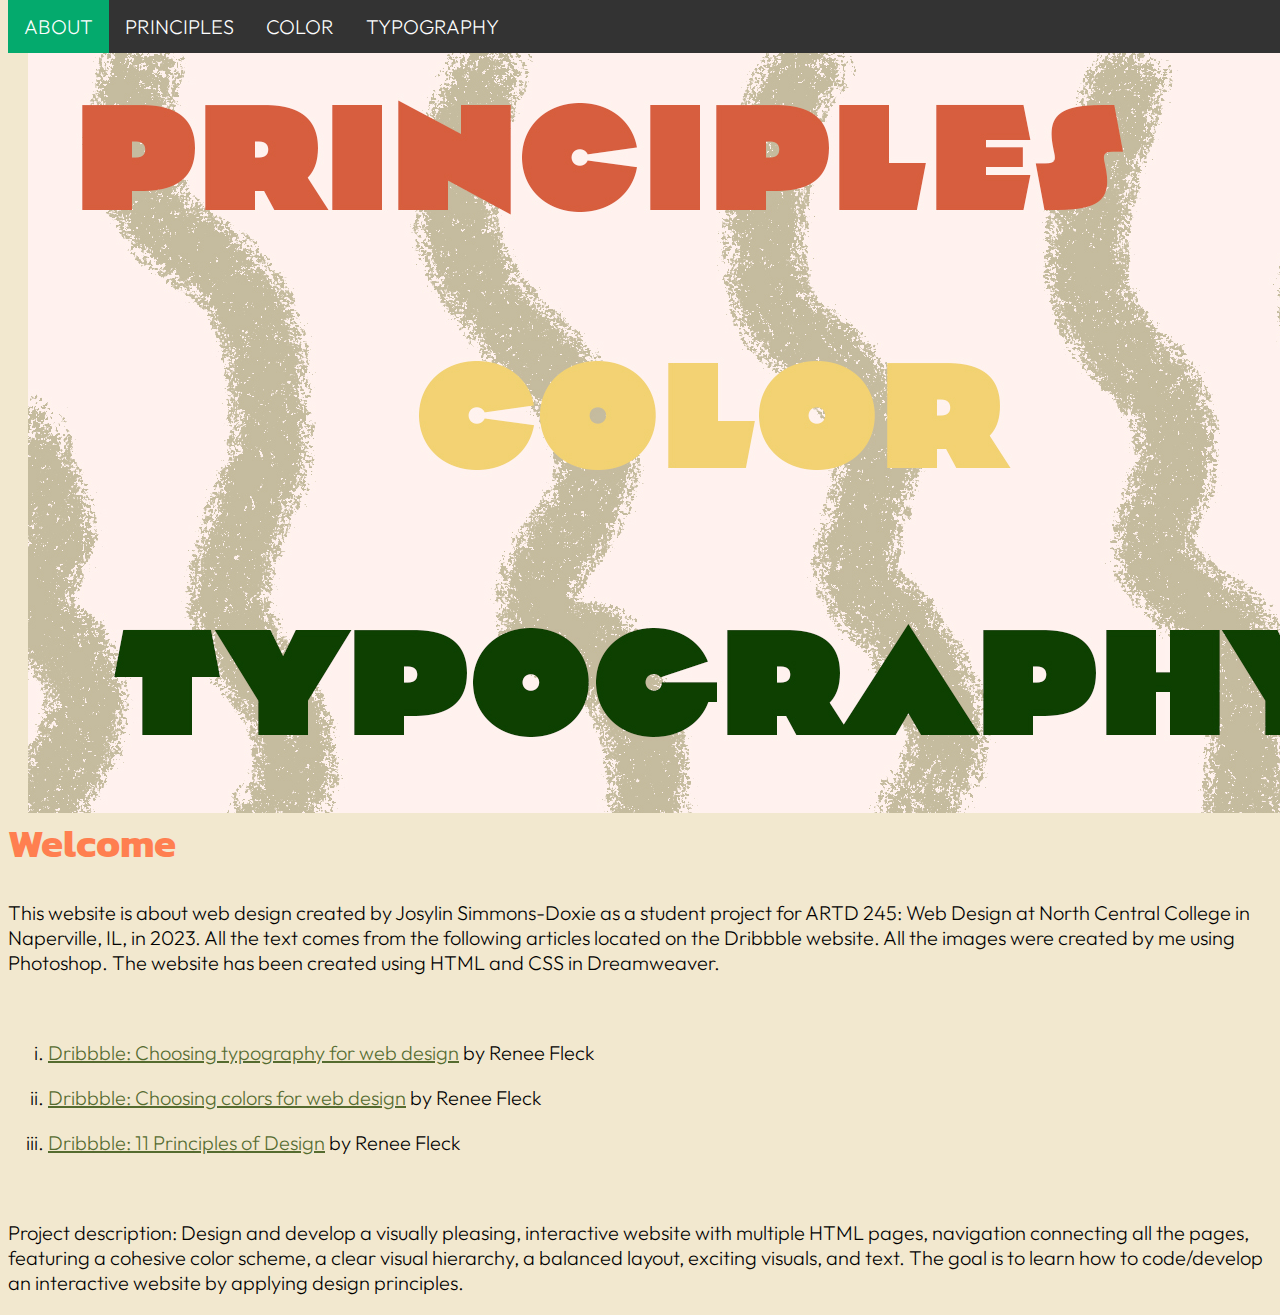
<file: index.html>
<!doctype html>
<html>
<head>
<meta charset="UTF-8">
<title>Typography</title>
	<link rel="preconnect" href="https://fonts.googleapis.com">
<link rel="preconnect" href="https://fonts.gstatic.com" crossorigin>
<link href="https://fonts.googleapis.com/css2?family=Outfit:wght@100..900&display=swap" rel="stylesheet">
<link rel="preconnect" href="https://fonts.googleapis.com">
<link rel="preconnect" href="https://fonts.gstatic.com" crossorigin>
<link href="https://fonts.googleapis.com/css2?family=Kanit:ital,wght@0,100;0,200;0,300;0,400;0,500;0,600;0,700;0,800;0,900;1,100;1,200;1,300;1,400;1,500;1,600;1,700;1,800;1,900&family=Outfit:wght@100..900&display=swap" rel="stylesheet">
	<link href="style-downloads.css" rel="stylesheet" type="text/css">
</head>

<body>
	
<ul class="topnav">
  <li><a class="active" href="about.html">ABOUT</a></li>
  <li><a href="principles.html">PRINCIPLES</a></li>
  <li><a href="color.html">COLOR</a></li>
  <li><a href="typography.html">TYPOGRAPHY</a></li>
	</ul>
	
<img alt src="about image 1 (1).jpg"/>	

	
	
<h1>Welcome</h1>
	
<p>This website is about web design created by Josylin Simmons-Doxie as a student project for ARTD 245: Web Design at North Central College in Naperville, IL, in 2023. All the text comes from the following articles located on the Dribbble website. All the images were created by me using Photoshop. The website has been created using HTML and CSS in Dreamweaver. </p>

<br>
	
	
<ol type="i">
<li><p><a href="https://dribbble.com/stories/2020/08/17/choosing-typography-for-web-design">Dribbble: Choosing typography for web design</a> by Renee Fleck</p>	</li>
<li><p><a href="https://dribbble.com/stories/2018/12/19/choosing-colors-for-web-design-a-practical-ui-color-application-guide">Dribbble: Choosing colors for web design</a> by Renee Fleck</p></li>
<li><p><a href="https://dribbble.com/resources/education/principles-of-design">Dribbble: 11 Principles of Design</a> by Renee Fleck</p></li>
	
</ol>	

<br>
	

<p>Project description: 
Design and develop a visually pleasing, interactive website with multiple HTML pages, navigation connecting all the pages, featuring a cohesive color scheme, a clear visual hierarchy, a balanced layout, exciting visuals, and text. The goal is to learn how to code/develop an interactive website by applying design principles.
</p>
	
	</body>
</html>
</file>
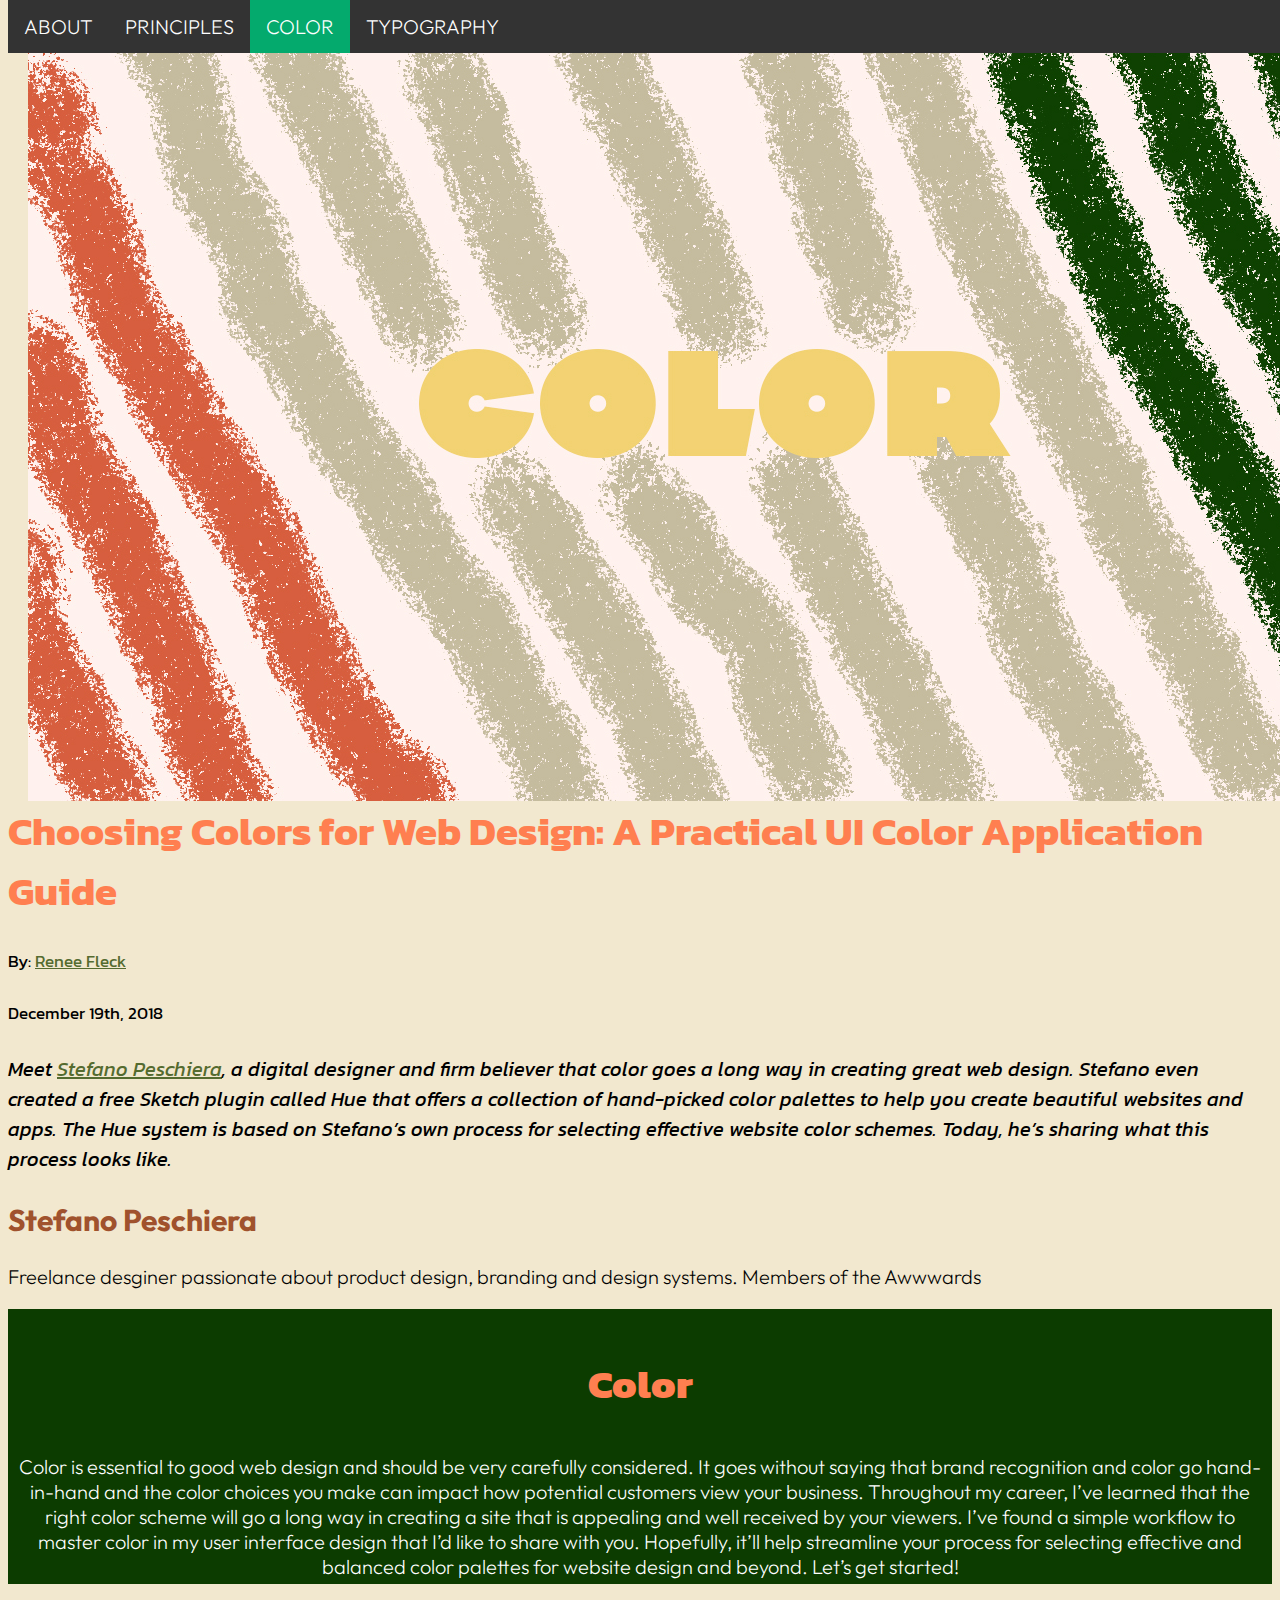
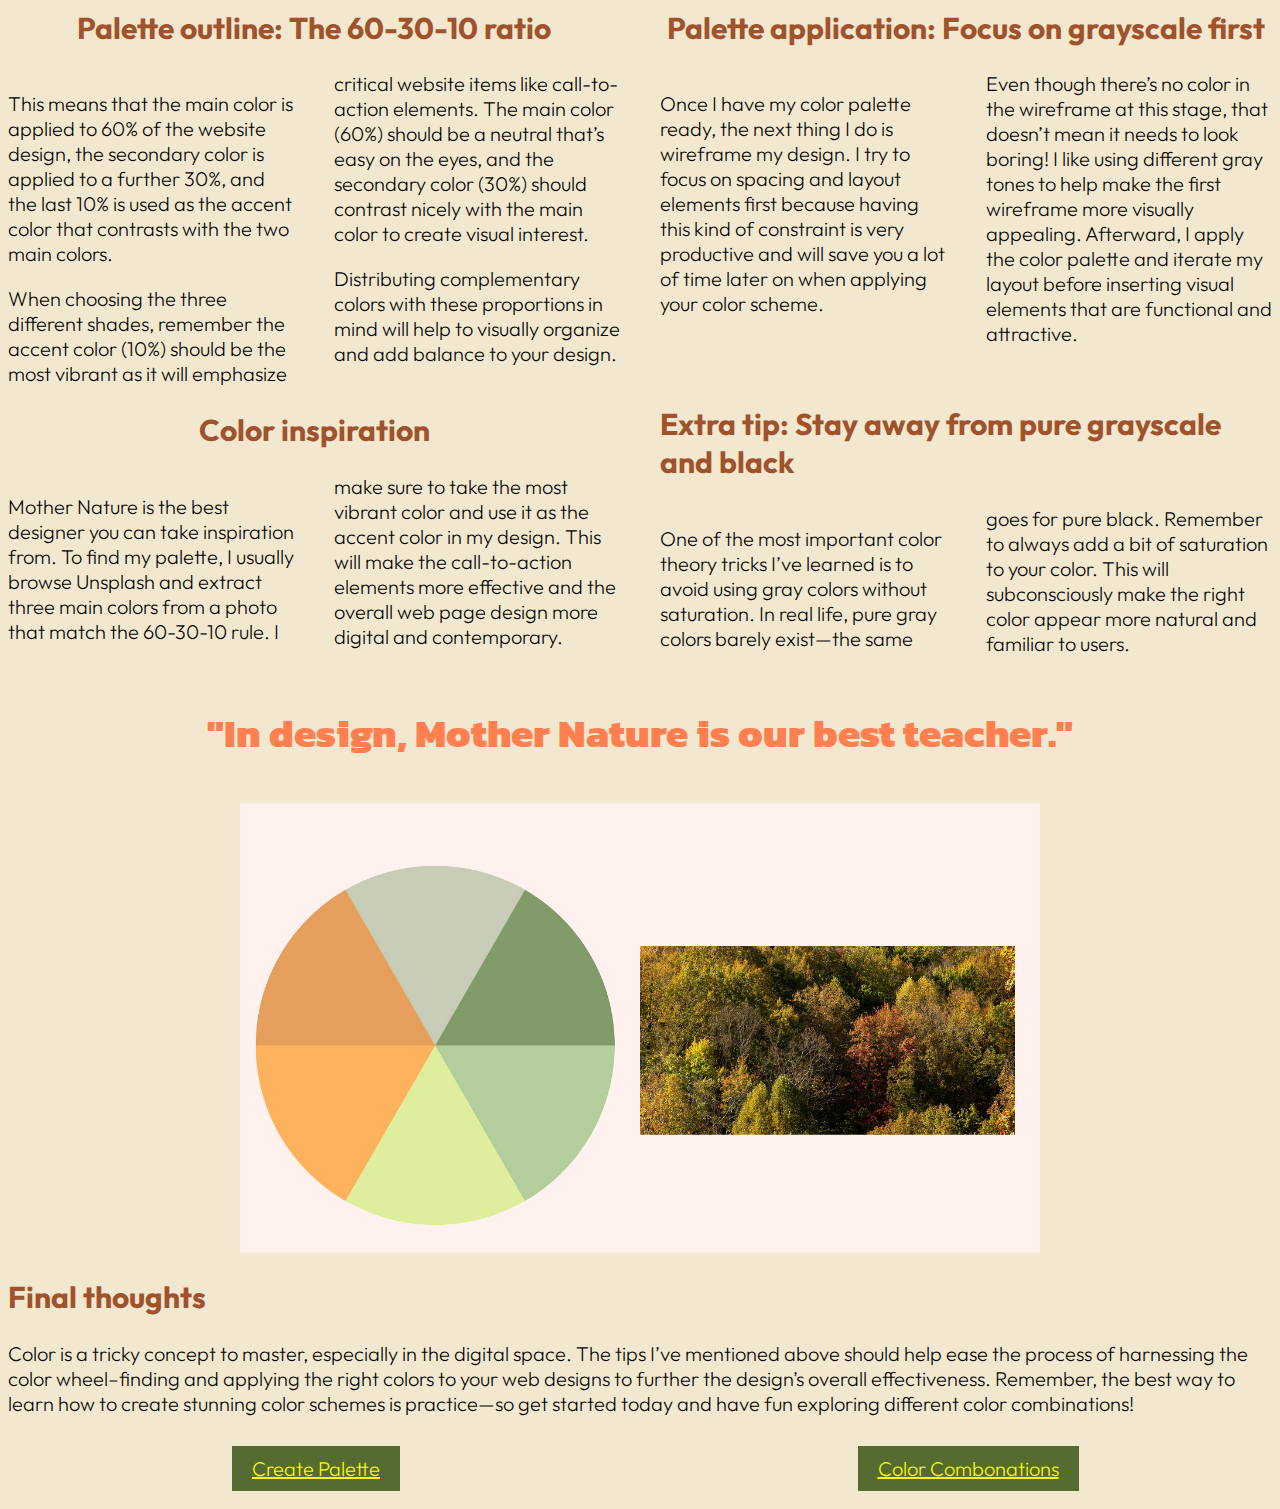
<file: color.html>
<!doctype html>
<html>
<head>
<meta charset="UTF-8">
<title>Typography</title>
	<link rel="preconnect" href="https://fonts.googleapis.com">
<link rel="preconnect" href="https://fonts.gstatic.com" crossorigin>
<link href="https://fonts.googleapis.com/css2?family=Outfit:wght@100..900&display=swap" rel="stylesheet">
<link rel="preconnect" href="https://fonts.googleapis.com">
<link rel="preconnect" href="https://fonts.gstatic.com" crossorigin>
<link href="https://fonts.googleapis.com/css2?family=Kanit:ital,wght@0,100;0,200;0,300;0,400;0,500;0,600;0,700;0,800;0,900;1,100;1,200;1,300;1,400;1,500;1,600;1,700;1,800;1,900&family=Outfit:wght@100..900&display=swap" rel="stylesheet">
	<link href="style-downloads.css" rel="stylesheet" type="text/css">
</head>

<body>
&nbsp;
	
<ul class="topnav">
  <li><a href="about.html">ABOUT</a></li>
  <li><a href="principles.html">PRINCIPLES</a></li>
  <li><a class="active" href="color.html">COLOR</a></li>
  <li><a href="typography.html">TYPOGRAPHY</a></li>
  
</ul>
	
<img alt src="color image 1.jpg"/>
	
	<h1>Choosing Colors for Web Design: A Practical UI Color Application Guide</h1>
	
<h5>By: <a href="https://dribbble.com/reneefleck">Renee Fleck</a></h5> <h5>December 19th, 2018</h5>
	
<h4> <em>Meet <a href="https://dribbble.com/stefanopeschiera">Stefano Peschiera</a>, a digital designer and firm believer that color goes a long way in creating great web design. Stefano even created a free Sketch plugin called Hue that offers a collection of hand-picked color palettes to help you create beautiful websites and apps. The Hue system is based on Stefano’s own process for selecting effective website color schemes. Today, he’s sharing what this process looks like.</em></h4>
	
<h2>Stefano Peschiera&nbsp;</h2>
<p>Freelance desginer passionate about product design, branding and design systems. Members of the Awwwards</p>
	
<section> <h3>Color</h3>
	
<p1>Color is essential to good web design and should be very carefully considered. It goes without saying that brand recognition and color go hand-in-hand and the color choices you make can impact how potential customers view your business.</p1>
	
<p1>Throughout my career, I’ve learned that the right color scheme will go a long way in creating a site that is appealing and well received by your viewers.</p1>
	
<p1>I’ve found a simple workflow to master color in my user interface design that I’d like to share with you. Hopefully, it’ll help streamline your process for selecting effective and balanced color palettes for website design and beyond. Let’s get started!</p1></section>	

<div class="twoColumn"> <div class="center"><h2>Palette outline: The 60-30-10 ratio</h2></div>
  
	
<div class="twoColumn"><p>This means that the main color is applied to 60% of the website design, the secondary color is applied to a further 30%, and the last 10% is used as the accent color that contrasts with the two main colors.</p>
<p>When choosing the three different shades, remember the accent color (10%) should be the most vibrant as it will emphasize critical website items like call-to-action elements. The main color (60%) should be a neutral that’s easy on the eyes, and the secondary color (30%) should contrast nicely with the main color to create visual interest.</p>
<p>Distributing complementary colors with these proportions in mind will help to visually organize and add balance to your design.</p> </div>
	
<div class="center"><h2>Palette application: Focus on grayscale first</h2></div>

<div class="twoColumn"><p>Once I have my color palette ready, the next thing I do is wireframe my design. I try to focus on spacing and layout elements first because having this kind of constraint is very productive and will save you a lot of time later on when applying your color scheme.</p>
<p>Even though there’s no color in the wireframe at this stage, that doesn’t mean it needs to look boring! I like using different gray tones to help make the first wireframe more visually appealing. Afterward, I apply the color palette and iterate my layout before inserting visual elements that are functional and attractive.</p></div>
</div>

<div class="twoColumn"><div class="center"><h2>Color inspiration</h2></div>

<div class="twoColumn"><p>Mother Nature is the best designer you can take inspiration from. To find my palette, I usually browse Unsplash and extract three main colors from a photo that match the 60-30-10 rule. I make sure to take the most vibrant color and use it as the accent color in my design. This will make the call-to-action elements more effective and the overall web page design more digital and contemporary.</p></div>

	
<div class="center"><h2>Extra tip: Stay away from pure grayscale and black</h2></div>

<div class="twoColumn"><p>One of the most important color theory tricks I’ve learned is to avoid using gray colors without saturation. In real life, pure gray colors barely exist—the same goes for pure black. Remember to always add a bit of saturation to your color. This will subconsciously make the right color appear more natural and familiar to users.</p></div></div>


	
<div class="center"><h3>"In design, Mother Nature is our best teacher."</h3></div>
	
<div class="center"><img src="colors image 2.jpg" width="800" height="" alt=""/></div>


<h2>Final thoughts</h2>
<p>Color is a tricky concept to master, especially in the digital space. The tips I’ve mentioned above should help ease the process of harnessing the color wheel–finding and applying the right colors to your web designs to further the design’s overall effectiveness. Remember, the best way to learn how to create stunning color schemes is practice—so get started today and have fun exploring different color combinations!
  
</p>
<div class="twoColumn"><div class="button center">
  <p>&nbsp;</p>
  <div class="center"><p><a href="https://color.adobe.com">Create Palette</a></p></div>

</div>
	
<div class="button center">
  <p>&nbsp;</p>
  <div class="center"><p><a href="https://webflow.com/blog/best-color-combinations">Color Combonations</a></p></div>
 
</div></div>

</body>
	

	
</html>
</file>
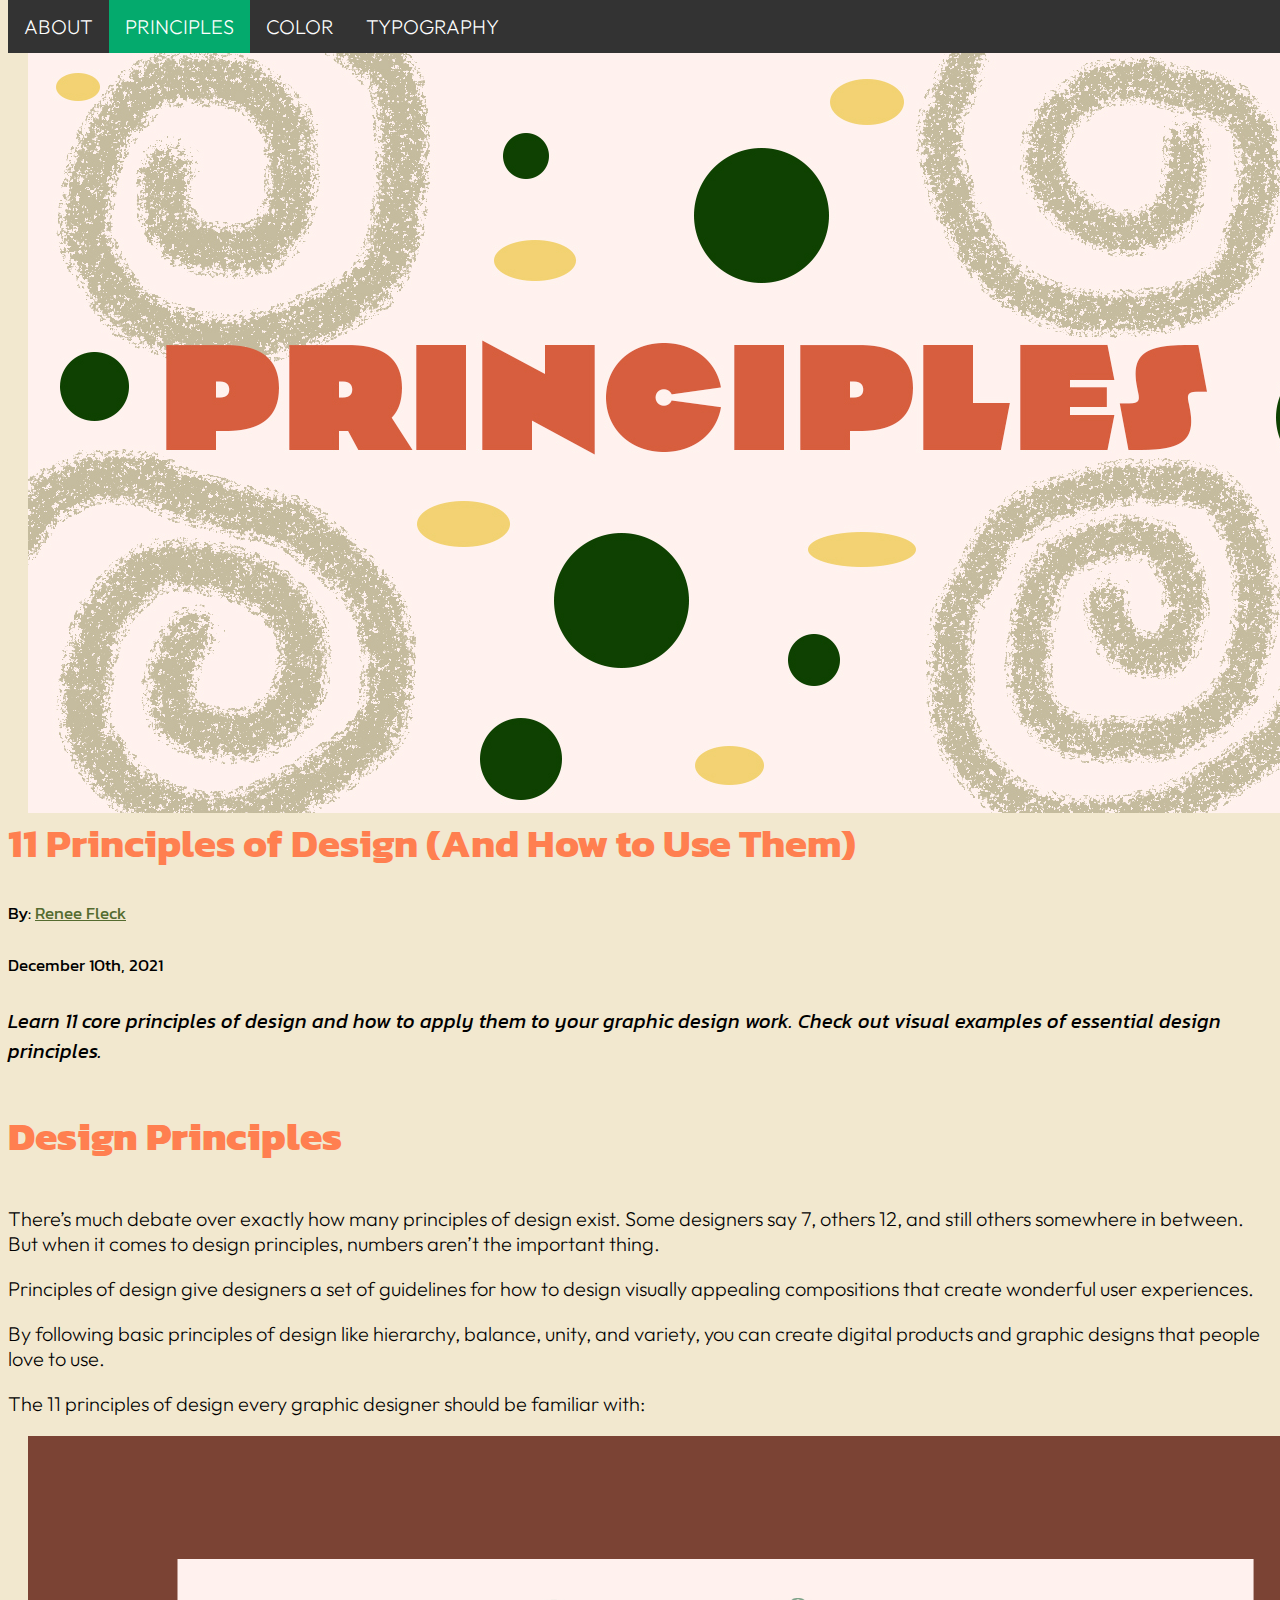
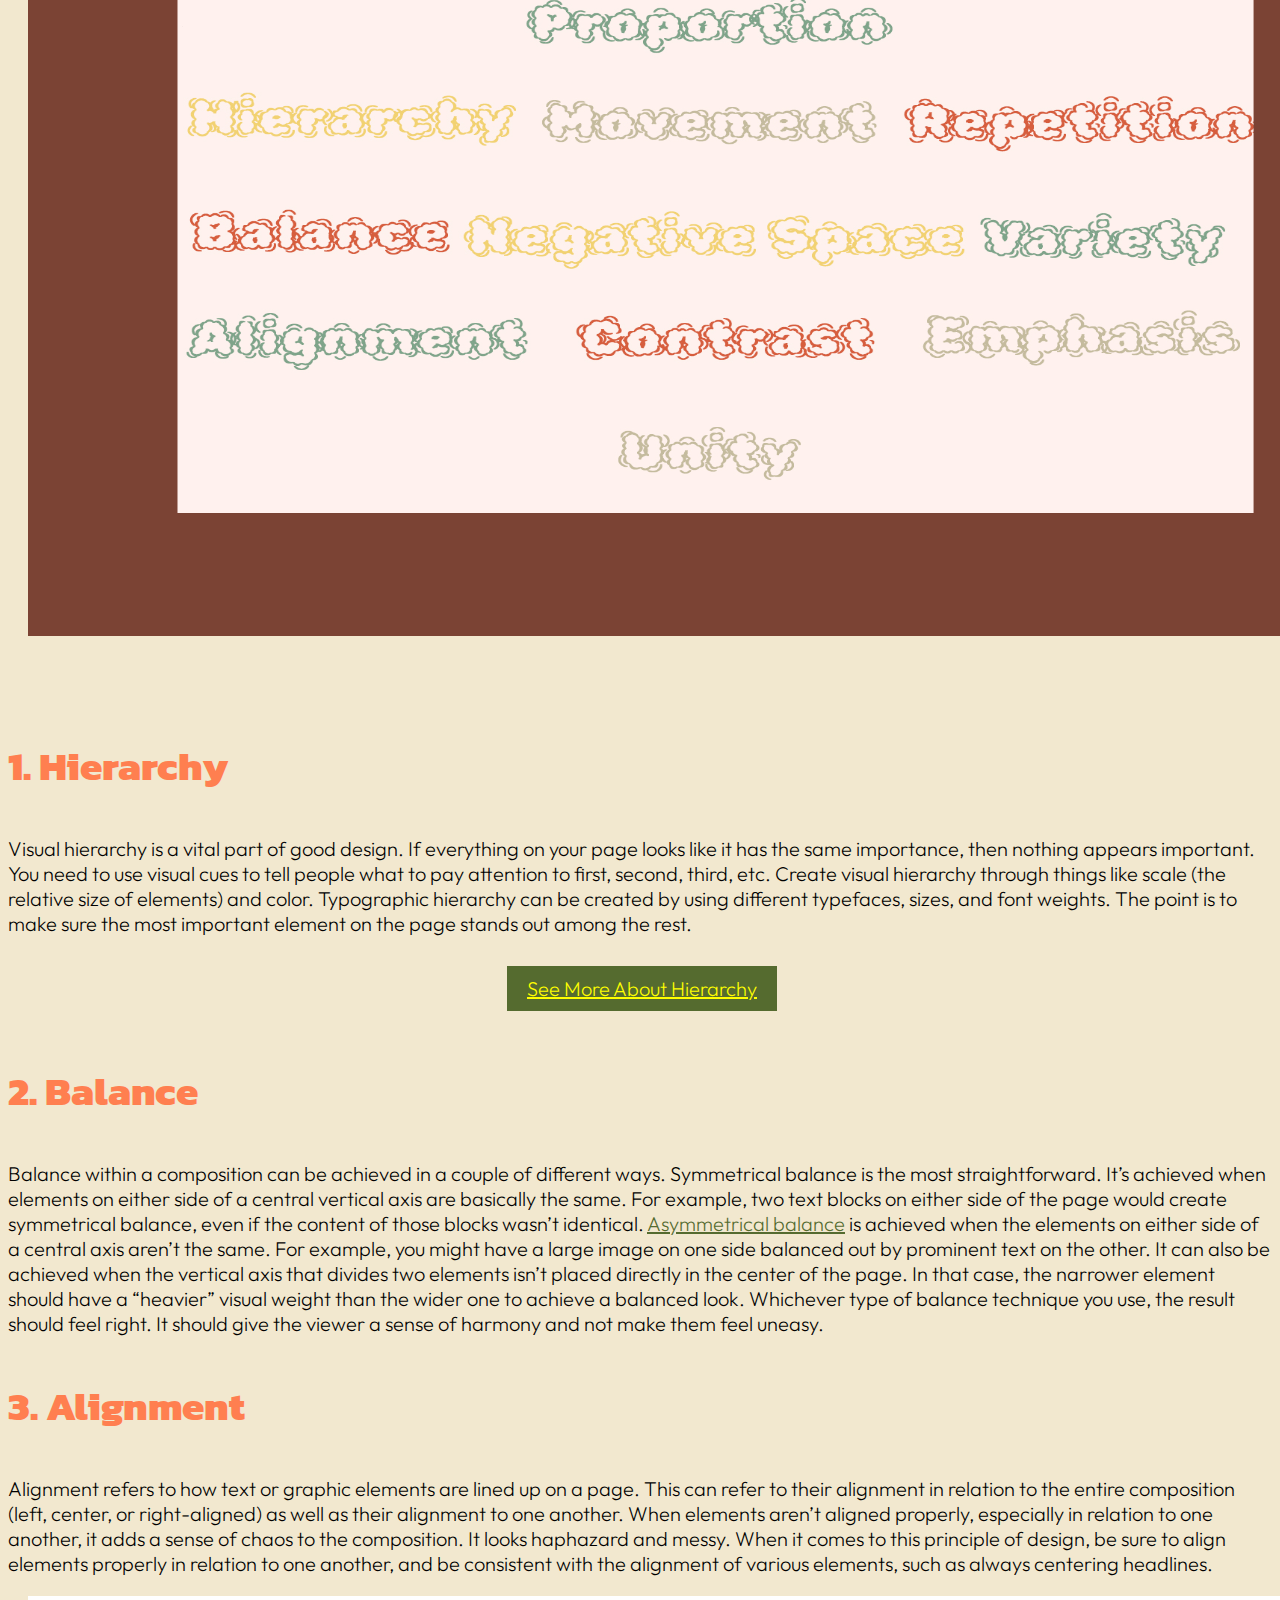
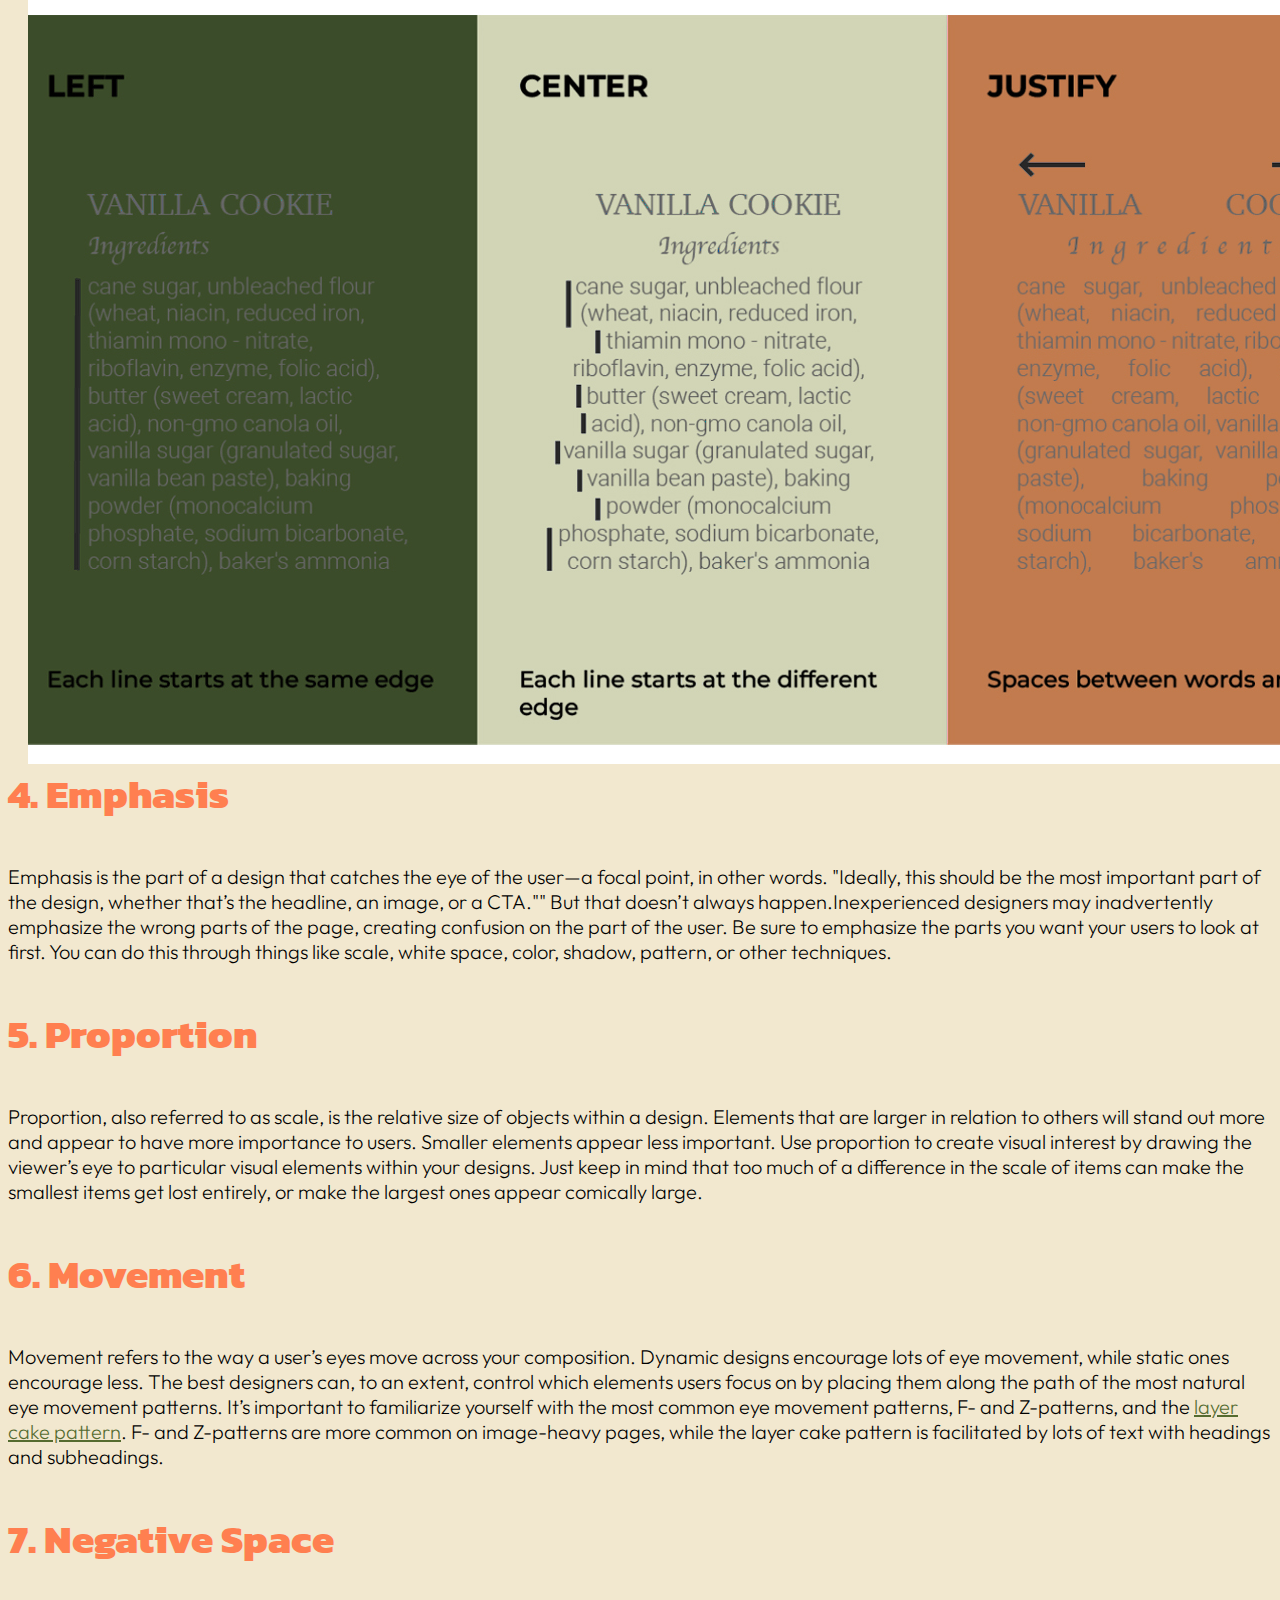
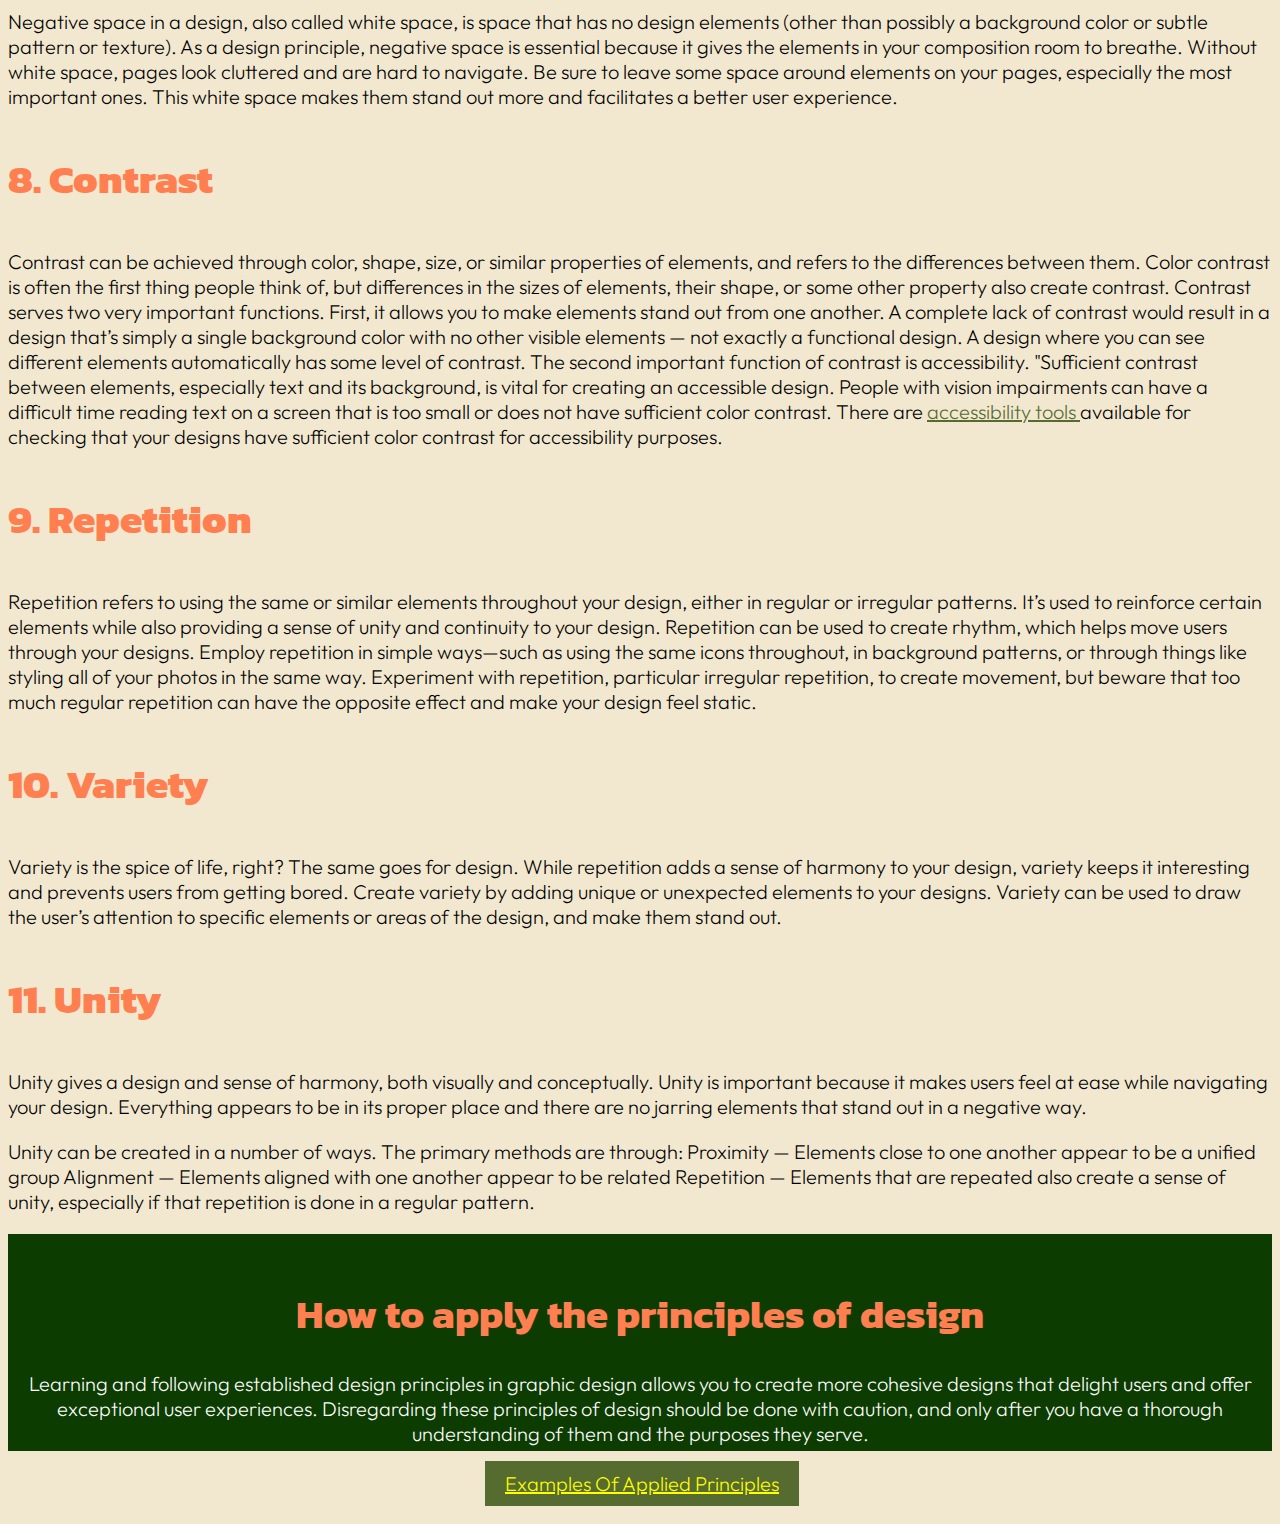
<file: principles.html>
<!doctype html>
<html>
<head>
<meta charset="UTF-8">
<title>Typography</title>
	<link rel="preconnect" href="https://fonts.googleapis.com">
<link rel="preconnect" href="https://fonts.gstatic.com" crossorigin>
<link href="https://fonts.googleapis.com/css2?family=Outfit:wght@100..900&display=swap" rel="stylesheet">
<link rel="preconnect" href="https://fonts.googleapis.com">
<link rel="preconnect" href="https://fonts.gstatic.com" crossorigin>
<link href="https://fonts.googleapis.com/css2?family=Kanit:ital,wght@0,100;0,200;0,300;0,400;0,500;0,600;0,700;0,800;0,900;1,100;1,200;1,300;1,400;1,500;1,600;1,700;1,800;1,900&family=Outfit:wght@100..900&display=swap" rel="stylesheet">
	<link href="style-downloads.css" rel="stylesheet" type="text/css">
</head>

<body>
	
<ul class="topnav">
  <li><a href="about.html">ABOUT</a></li>
  <li><a class="active" href="principles.html">PRINCIPLES</a></li>
  <li><a href="color.html">COLOR</a></li>
  <li><a href="typography.html">TYPOGRAPHY</a></li>
  
	</ul>

<img alt src="principles image 1.jpg"/>
	
	<h1>11 Principles of Design (And How to Use Them)</h1>
	
<h5>By: <a href="https://dribbble.com/reneefleck">Renee Fleck</a></h5>
	<h5>December 10th, 2021</h5>
		<h4><em>Learn 11 core principles of design and how to apply them to your graphic design work. Check out visual examples of essential design principles.</em></h4>
	
<h3>Design Principles</h3>

	<p> <p>There’s much debate over exactly how many principles of design exist. Some designers say 7, others 12, and still others somewhere in between. But when it comes to design principles, numbers aren’t the important thing.</p>
	
	<p>Principles of design give designers a set of guidelines for how to design visually appealing compositions that create wonderful user experiences.</p>
	
	<p>By following basic principles of design like hierarchy, balance, unity, and variety, you can create digital products and graphic designs that people love to use.</p>
	
	<p>The 11 principles of design every graphic designer should be familiar with:</p> </p>
	
    <img src="principles image 2.jpg" width="1375" height="800" alt=""/>
	
	
	<br>
<h3>&nbsp;</h3>
    <h3>1. Hierarchy</h3>
<p>Visual hierarchy is a vital part of good design. If everything on your page looks like it has the same importance, then nothing appears important. You need to use visual cues to tell people what to pay attention to first, second, third, etc.
  
  Create visual hierarchy through things like scale (the relative size of elements) and color. Typographic hierarchy can be created by using different typefaces, sizes, and font weights.
  
The point is to make sure the most important element on the page stands out among the rest.</p>
	
	<div class="button center">
  <p>&nbsp;</p>
  <p><a href="https://254-online.com/hierarchy-principle-of-design/">See More About Hierarchy</a></p>
</div>
	
	
	<h3>2. Balance</h3>
	<p>Balance within a composition can be achieved in a couple of different ways. Symmetrical balance is the most straightforward. It’s achieved when elements on either side of a central vertical axis are basically the same. For example, two text blocks on either side of the page would create symmetrical balance, even if the content of those blocks wasn’t identical.

<a href="https://dribbble.com/stories/2020/02/05/asymmetrical-layouts-ui-design"> Asymmetrical balance</a> is achieved when the elements on either side of a central axis aren’t the same. For example, you might have a large image on one side balanced out by prominent text on the other. It can also be achieved when the vertical axis that divides two elements isn’t placed directly in the center of the page. In that case, the narrower element should have a “heavier” visual weight than the wider one to achieve a balanced look.

Whichever type of balance technique you use, the result should feel right. It should give the viewer a sense of harmony and not make them feel uneasy.</p>
	
	<h3>3. Alignment</h3>

	<p>Alignment refers to how text or graphic elements are lined up on a page. This can refer to their alignment in relation to the entire composition (left, center, or right-aligned) as well as their alignment to one another.

When elements aren’t aligned properly, especially in relation to one another, it adds a sense of chaos to the composition. It looks haphazard and messy.

When it comes to this principle of design, be sure to align elements properly in relation to one another, and be consistent with the alignment of various elements, such as always centering headlines.

</p>

<img alt src="principles image 3.jpg"/>

<h3>4. Emphasis </h3>
	
<p>
Emphasis is the part of a design that catches the eye of the user—a focal point, in other words.

"Ideally, this should be the most important part of the design, whether that’s the headline, an image, or a CTA.""
But that doesn’t always happen.Inexperienced designers may inadvertently emphasize the wrong parts of the page, creating confusion on the part of the user.

Be sure to emphasize the parts you want your users to look at first. You can do this through things like scale, white space, color, shadow, pattern, or other techniques.</p>
	
	<h3>5. Proportion</h3>
	<p> Proportion, also referred to as scale, is the relative size of objects within a design. Elements that are larger in relation to others will stand out more and appear to have more importance to users. Smaller elements appear less important.

Use proportion to create visual interest by drawing the viewer’s eye to particular visual elements within your designs.

Just keep in mind that too much of a difference in the scale of items can make the smallest items get lost entirely, or make the largest ones appear comically large.</p>
	<h3> 6. Movement</h3>
	<p>Movement refers to the way a user’s eyes move across your composition. Dynamic designs encourage lots of eye movement, while static ones encourage less. The best designers can, to an extent, control which elements users focus on by placing them along the path of the most natural eye movement patterns.

It’s important to familiarize yourself with the most common eye movement patterns, F- and Z-patterns, and the <a href="https://www.nngroup.com/articles/layer-cake-pattern-scanning/">layer cake pattern</a>. F- and Z-patterns are more common on image-heavy pages, while the layer cake pattern is facilitated by lots of text with headings and subheadings.

</p>
	<h3>7. Negative Space</h3>
<p>Negative space in a design, also called white space, is space that has no design elements (other than possibly a background color or subtle pattern or texture).

As a design principle, negative space is essential because it gives the elements in your composition room to breathe. Without white space, pages look cluttered and are hard to navigate.

Be sure to leave some space around elements on your pages, especially the most important ones. This white space makes them stand out more and facilitates a better user experience.</p>
	<h3>8. Contrast</h3>
	<p>Contrast can be achieved through color, shape, size, or similar properties of elements, and refers to the differences between them. Color contrast is often the first thing people think of, but differences in the sizes of elements, their shape, or some other property also create contrast.

Contrast serves two very important functions. First, it allows you to make elements stand out from one another. A complete lack of contrast would result in a design that’s simply a single background color with no other visible elements — not exactly a functional design. A design where you can see different elements automatically has some level of contrast.

The second important function of contrast is accessibility.

"Sufficient contrast between elements, especially text and its background, is vital for creating an accessible design.
People with vision impairments can have a difficult time reading text on a screen that is too small or does not have sufficient color contrast. There are <a href="https://dribbble.com/stories/2019/08/30/5-accessibility-tools-to-check-your-design-s-contrast-ratio">accessibility tools </a> available for checking that your designs have sufficient color contrast for accessibility purposes.</p>
<h3> 9. Repetition</h3>
	<p>
Repetition refers to using the same or similar elements throughout your design, either in regular or irregular patterns. It’s used to reinforce certain elements while also providing a sense of unity and continuity to your design. Repetition can be used to create rhythm, which helps move users through your designs.

Employ repetition in simple ways—such as using the same icons throughout, in background patterns, or through things like styling all of your photos in the same way.

Experiment with repetition, particular irregular repetition, to create movement, but beware that too much regular repetition can have the opposite effect and make your design feel static.</p>
	<h3>10. Variety</h3>
<p>Variety is the spice of life, right? The same goes for design. While repetition adds a sense of harmony to your design, variety keeps it interesting and prevents users from getting bored.

Create variety by adding unique or unexpected elements to your designs. Variety can be used to draw the user’s attention to specific elements or areas of the design, and make them stand out.</p>
	<h3>11. Unity</h3>
<p>Unity gives a design and sense of harmony, both visually and conceptually. Unity is important because it makes users feel at ease while navigating your design. Everything appears to be in its proper place and there are no jarring elements that stand out in a negative way.</p>
<p>
	Unity can be created in a number of ways. The primary methods are through:

Proximity — Elements close to one another appear to be a unified group
Alignment — Elements aligned with one another appear to be related
Repetition — Elements that are repeated also create a sense of unity, especially if that repetition is done in a regular pattern.
	</p>
	
<section> 
  <div class="center"> <h1>How to apply the principles of design</h1></div>
 
	
<p1>Learning and following established design principles in graphic design allows you to create more cohesive designs that delight users and offer exceptional user experiences.

Disregarding these principles of design should be done with caution, and only after you have a thorough understanding of them and the purposes they serve. </p1></section>
	
<div class="button center">
  <p>&nbsp;</p>
  <p><a href="https://dev.to/itsrakesh/web-design-principles-1p2k">Examples Of Applied Principles</a></p>
</div>
	</body>
</html>
</file>
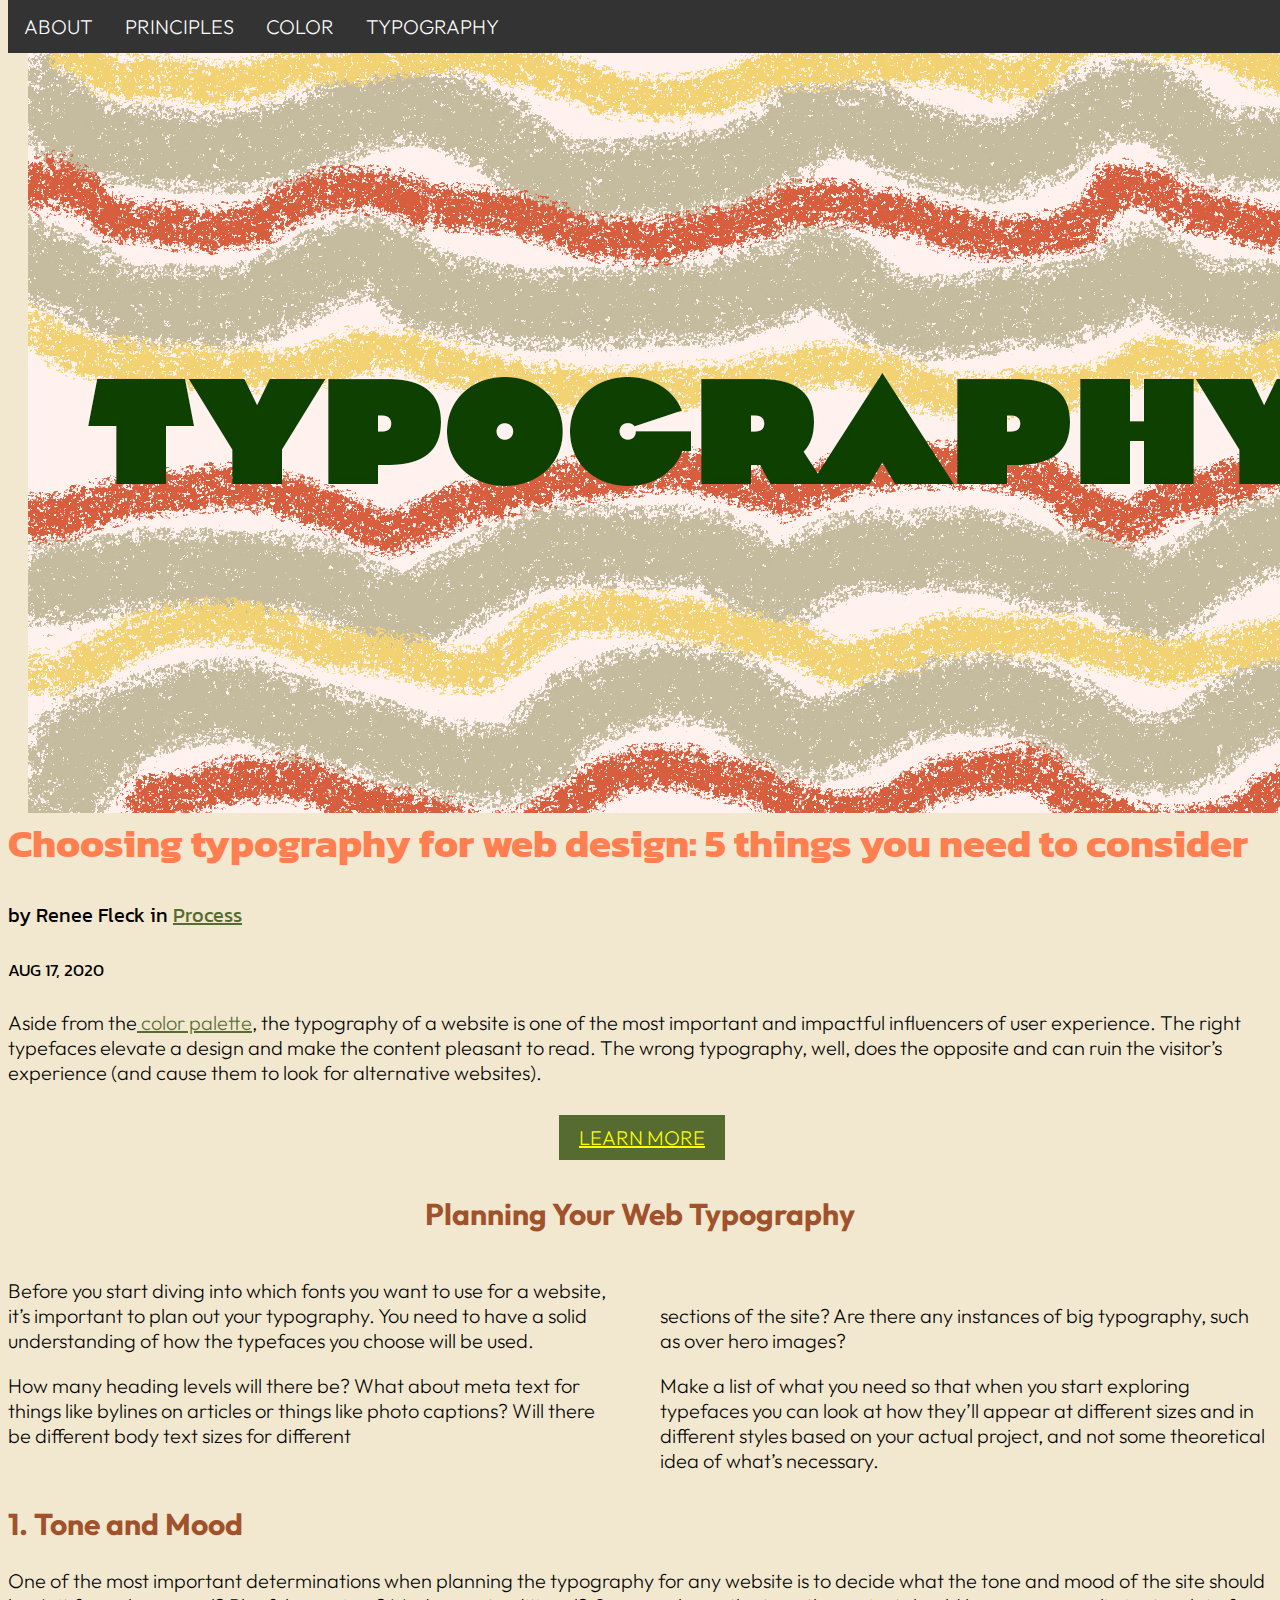
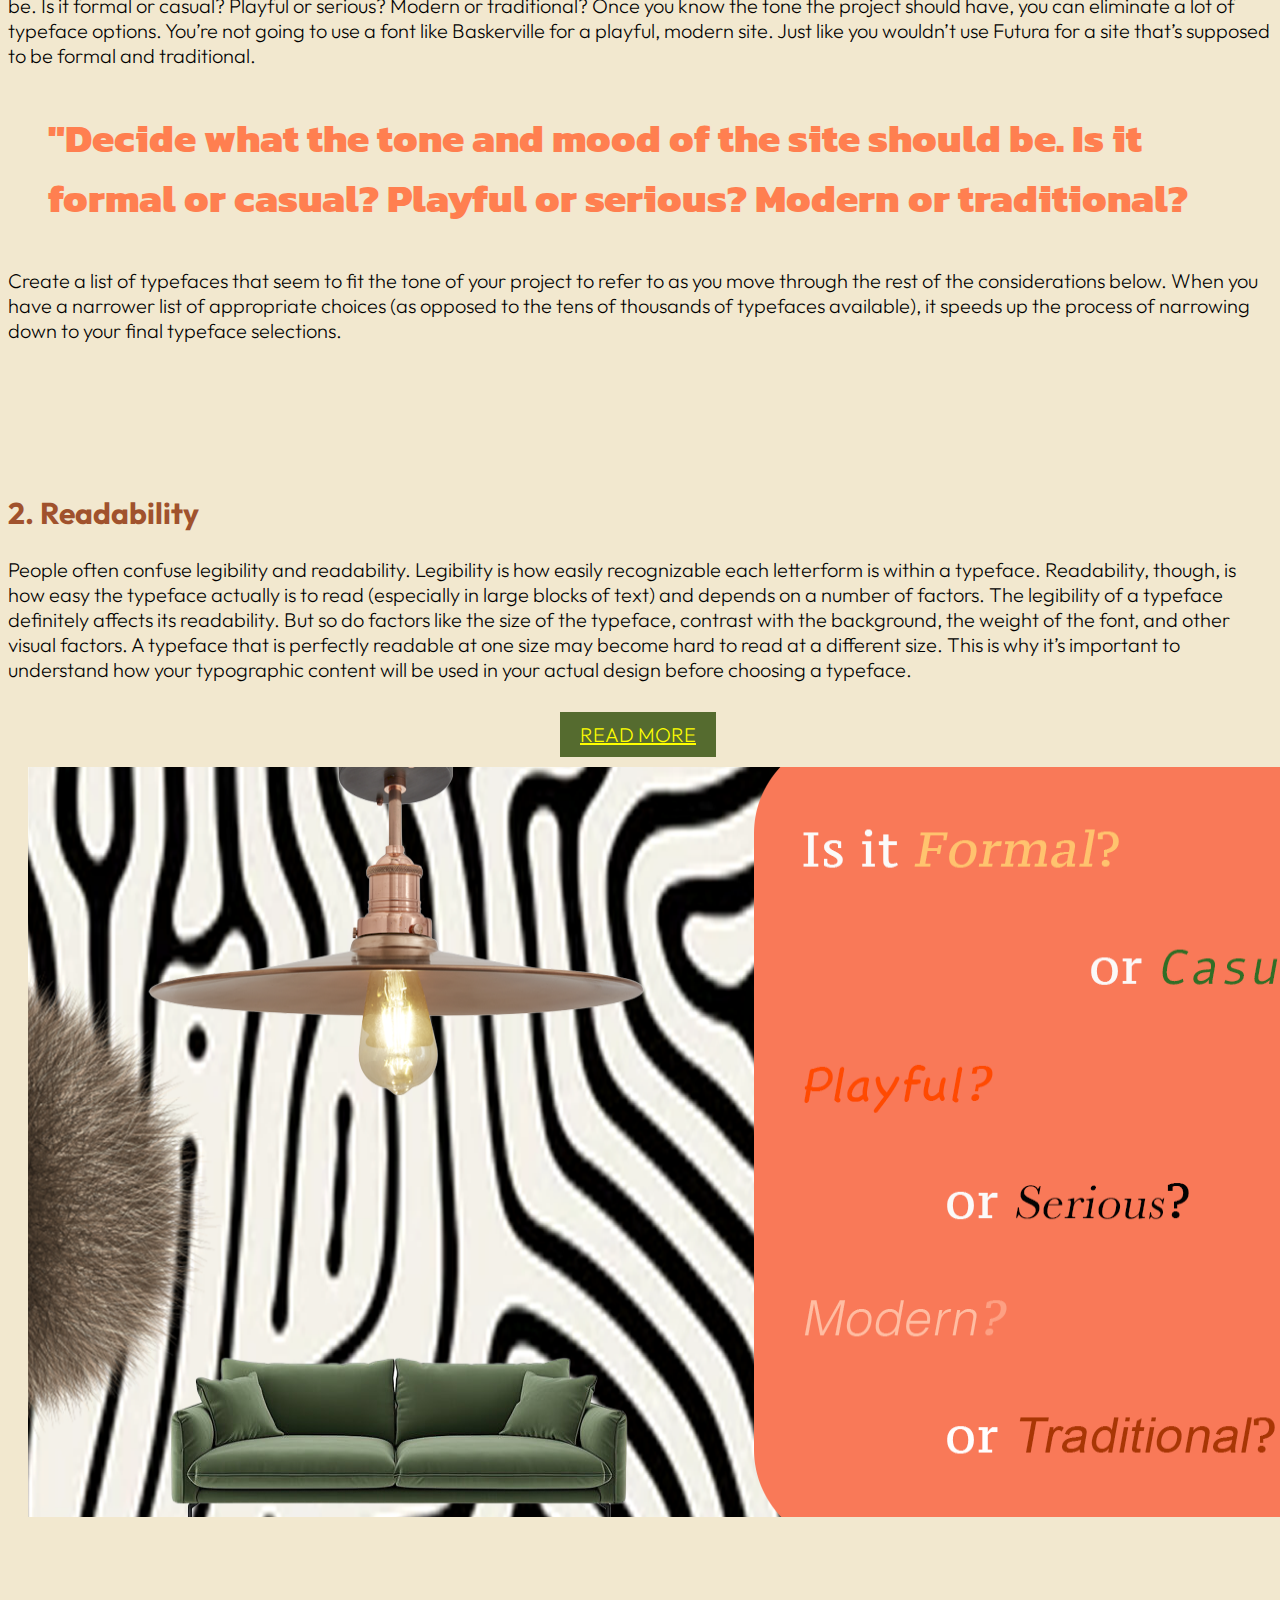
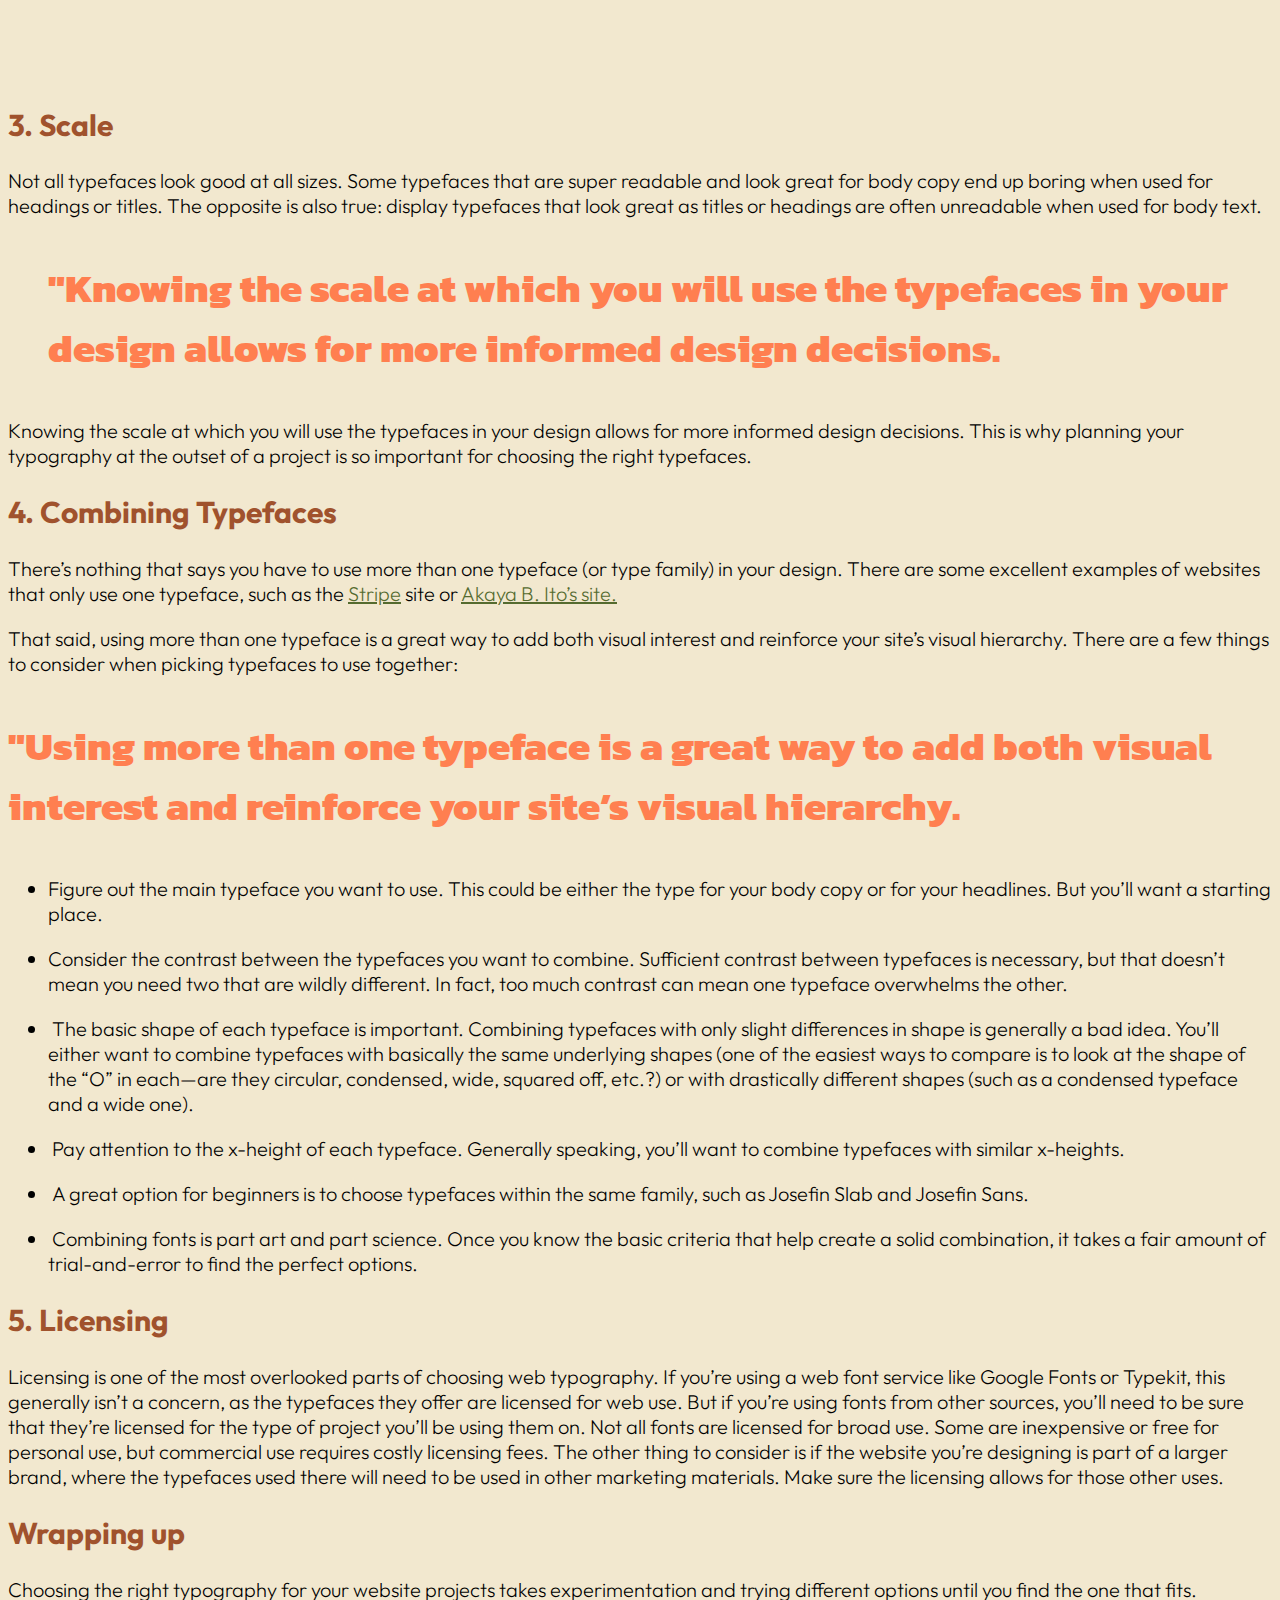
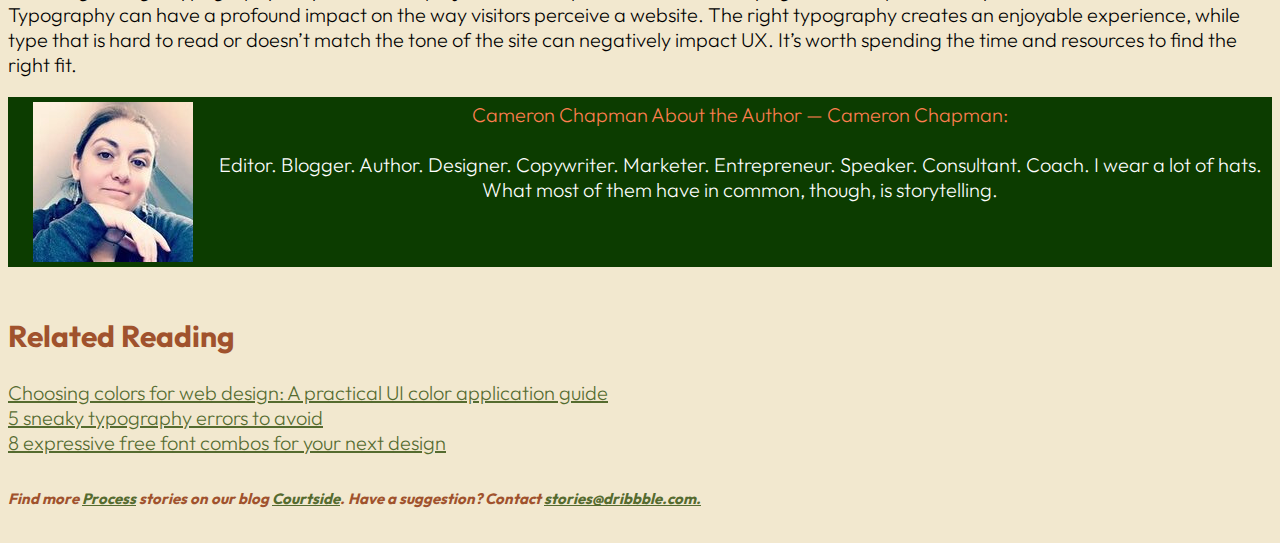
<file: typography.html>
<!doctype html>
<html>
<head>
<meta charset="UTF-8">
<title>Typography</title>
	<link rel="preconnect" href="https://fonts.googleapis.com">
<link rel="preconnect" href="https://fonts.gstatic.com" crossorigin>
<link href="https://fonts.googleapis.com/css2?family=Outfit:wght@100..900&display=swap" rel="stylesheet">
<link rel="preconnect" href="https://fonts.googleapis.com">
<link rel="preconnect" href="https://fonts.gstatic.com" crossorigin>
<link href="https://fonts.googleapis.com/css2?family=Kanit:ital,wght@0,100;0,200;0,300;0,400;0,500;0,600;0,700;0,800;0,900;1,100;1,200;1,300;1,400;1,500;1,600;1,700;1,800;1,900&family=Outfit:wght@100..900&display=swap" rel="stylesheet">
	<link href="style-downloads.css" rel="stylesheet" type="text/css">
</head>

<body>
	
<ul class="topnav">
  <li><a href="about.html">ABOUT</a></li>
  <li><a href="principles.html">PRINCIPLES</a></li>
  <li><a href="color.html">COLOR</a></li>
  <li><a href="typography.html">TYPOGRAPHY</a></li>
 
</ul>	

<img alt src="typography image 1 (1).jpg"/>
	
<h1> Choosing typography for web design: 5 things you need to consider</h1>
	
	<h4>by Renee Fleck in <a href="https://dribbble.com/stories/categories/process"
							 target="_blank">Process</a></h4>
<h5>AUG 17, 2020</h5>
	

	
<p> Aside from the<a href="https://dribbble.com/stories/2018/12/19/choosing-colors-for-web-design-a-practical-ui-color-application-guide" target="_blank"> color palette</a>, the typography of a website is one of the most important and impactful influencers of user experience. The right typefaces elevate a design and make the content pleasant to read. The wrong typography, well, does the opposite and can ruin the visitor’s experience (and cause them to look for alternative websites).</p>
	

	
<header style="clear: both"></header>

<div class="button center">
  <p>&nbsp;</p>
  <p><a href="https://fonts.google.com/selection/embed">LEARN MORE</a></p>
</div>
<h2 class="center">Planning Your Web Typography</h2>
	<div class="twoColumn"><p>Before you start diving into which fonts you want to use for a website, it’s important to plan out your typography. You need to have a solid understanding of how the typefaces you choose will be used. </p>

			<p>How many heading levels will there be? What about meta text for things like bylines on articles or things like photo captions? Will there be different body text sizes for different&nbsp;</p>
	  <p>&nbsp;</p>
			<p>sections of the site? Are there any instances of big typography, such as over hero images? </p>
<p>Make a list of what you need so that when you start exploring typefaces you can look at how they’ll appear at different sizes and in different styles based on your actual project, and not some theoretical idea of what’s necessary.</p> 
</div>
	
	<h2>1. Tone and Mood
</h2>
	<p>One of the most important determinations when planning the typography for any website is to decide what the tone and mood of the site should be. Is it formal or casual? Playful or serious? Modern or traditional?
	

Once you know the tone the project should have, you can eliminate a lot of typeface options. You’re not going to use a font like Baskerville for a playful, modern site. Just like you wouldn’t use Futura for a site that’s supposed to be formal and traditional.

</p>
<h3> <blockquote> "Decide what the tone and mood of the site should be. Is it formal or casual? Playful or serious? Modern or traditional? </blockquote> </h3>
	
<p>
Create a list of typefaces that seem to fit the tone of your project to refer to as you move through the rest of the considerations below. When you have a narrower list of appropriate choices (as opposed to the tens of thousands of typefaces available), it speeds up the process of narrowing down to your final typeface selections. </p>
	
	

	
	
<h2>&nbsp;</h2>
<h2>&nbsp;</h2>
    <h2>2. Readability </h2>
<p>People often confuse legibility and readability. Legibility is how easily recognizable each letterform is within a typeface. Readability, though, is how easy the typeface actually is to read (especially in large blocks of text) and depends on a number of factors.
  
  The legibility of a typeface definitely affects its readability. But so do factors like the size of the typeface, contrast with the background, the weight of the font, and other visual factors.
  
A typeface that is perfectly readable at one size may become hard to read at a different size. This is why it’s important to understand how your typographic content will be used in your actual design before choosing a typeface.</p>
	
	
	
	
<div class="button center">
  <p><a href="https://fonts.google.com/selection/embed">READ MORE</a></p>
  <p>&nbsp;</p>
</div>
	
	
<img src="image 4.png" width="1366" height="750" alt=""/>
	
	
<h2>&nbsp;</h2>

<h2>&nbsp;</h2>
<h2>&nbsp;</h2>
<h2>3. Scale </h2>
<p>Not all typefaces look good at all sizes. Some typefaces that are super readable and look great for body copy end up boring when used for headings or titles. The opposite is also true: display typefaces that look great as titles or headings are often unreadable when used for body text.</p>
<h3> <blockquote>"Knowing the scale at which you will use the typefaces in your design allows for more informed design decisions.</blockquote> </h3>
<p>Knowing the scale at which you will use the typefaces in your design allows for more informed design decisions. This is why planning your typography at the outset of a project is so important for choosing the right typefaces.</p>
<h2>4. Combining Typefaces
</h2>
<p>There’s nothing that says you have to use more than one typeface (or type family) in your design. There are some excellent examples of websites that only use one typeface, such as the <a href="https://stripe.com" target="_blank" > Stripe</a>
	site or <a href="https://ayakaito.com" target="_blank" > Akaya B. Ito’s site.</a> </p>


<p>That said, using more than one typeface is a great way to add both visual interest and reinforce your site’s visual hierarchy. There are a few things to consider when picking typefaces to use together:</p>
<h3> <blockqoute>"Using more than one typeface is a great way to add both visual interest and reinforce your site’s visual hierarchy.</blockqoute> </h3>
<p>
	<ul>
		<li>Figure out the main typeface you want to use. This could be either the type for your body copy or for your headlines. But you’ll want a starting place.</li>
		<li><p>Consider the contrast between the typefaces you want to combine. Sufficient contrast between typefaces is necessary, but that doesn’t mean you need two that are wildly different. In fact, too much contrast can mean one typeface overwhelms the other.</p></li>
		<li><p>&nbsp;The basic shape of each typeface is important. Combining typefaces with only slight differences in shape is generally a bad idea. You’ll either want to combine typefaces with basically the same underlying shapes (one of the easiest ways to compare is to look at the shape of the “O” in each—are they circular, condensed, wide, squared off, etc.?) or with drastically different shapes (such as a condensed typeface and a wide one).&nbsp;</p></li>
		<li><p>&nbsp;Pay attention to the x-height of each typeface. Generally speaking, you’ll want to combine typefaces with similar x-heights.&nbsp;</p></li>
		<li><p>&nbsp;A great option for beginners is to choose typefaces within the same family, such as Josefin Slab and Josefin Sans.</p></li>
		<li><p>&nbsp;Combining fonts is part art and part science. Once you know the basic criteria that help create a solid combination, it takes a fair amount of trial-and-error to find the perfect options.</p></li>
	</ul></p>




	
	
<h2>5. Licensing
</h2>	
<p>Licensing is one of the most overlooked parts of choosing web typography. If you’re using a web font service like Google Fonts or Typekit, this generally isn’t a concern, as the typefaces they offer are licensed for web use.

But if you’re using fonts from other sources, you’ll need to be sure that they’re licensed for the type of project you’ll be using them on. Not all fonts are licensed for broad use. Some are inexpensive or free for personal use, but commercial use requires costly licensing fees.

The other thing to consider is if the website you’re designing is part of a larger brand, where the typefaces used there will need to be used in other marketing materials. Make sure the licensing allows for those other uses.

</p>
<h2>Wrapping up
</h2>	
<p>Choosing the right typography for your website projects takes experimentation and trying different options until you find the one that fits. Typography can have a profound impact on the way visitors perceive a website. The right typography creates an enjoyable experience, while type that is hard to read or doesn’t match the tone of the site can negatively impact UX. It’s worth spending the time and resources to find the right fit.

</p>


<section>
	
  <img src="img 2.jpeg" width="160" height="160" alt=""/>
	
	
<h7>Cameron Chapman About the Author — Cameron Chapman:</h7>

 <p1><br>
 </p1>
 <p1><br>
 </p1>
 <p1> Editor. Blogger. Author. Designer. Copywriter. Marketer. Entrepreneur. Speaker. Consultant. Coach. I wear a lot of hats. What most of them have in common, though, is storytelling. </p1>
</section>	
	
	<br/>  
<h2> Related Reading </h2> 

<p>
<li><a href="https://dribbble.com/stories/2020/08/17/choosing-typography-for-web-design">Choosing colors for web design: A practical UI color application guide</a></li>

<li><a href="#">5 sneaky typography errors to avoid</a></li>

<li><a href="#">8 expressive free font combos for your next design</a>
</li>
</p>
		


	<h6> <i>Find more <a href="https://dribbble.com/stories/categories/process">Process</a> stories on our blog  <a href="https://dribbble.com/stories">Courtside</a>. Have a suggestion? Contact <a href="file:///Macintosh HD/Users/josylindoxie/Downloads/stories@dribbble.com">stories@dribbble.com.</a> </i> </h6>

</body>




</html>
</file>
<file: style-downloads.css>
@charset "UTF-8";

body {
  font-family: "Outfit", sans-serif;
  font-optical-sizing: auto;
  font-weight: 250;
  font-style: normal;
  
    color:black;
	background-color: #F2E8CF;
	font-size: 20px
		}

ul.topnav {
  list-style-type: none;
  margin: 0;
  padding: 0;
  overflow: hidden;
  background-color: #333;
  position: fixed;
  top: 0;
  width: 100%;
}

ul.topnav li {float: left;}

ul.topnav li a {
  display: block;
  color: white;
  text-align: center;
  padding: 14px 16px;
  text-decoration: none;
}

ul.topnav li a:hover:not(.active) {background-color: #111;}

ul.topnav li a.active {background-color: #04AA6D;}

ul.topnav li.right {float: right;}

@media screen and (max-width: 600px) {
  ul.topnav li.right, 
  ul.topnav li {float: none;}
}

		h1 {
			font-family: "Kanit", sans-serif;
  			font-weight: bold;
  			font-style: normal;
			color:  coral;
			font-size: 40px;
			margin-top: 45px;
		}
h4, h5 {font-family: "Kanit", sans-serif;
  			font-weight: normal;
  			font-style: normal;
			color:  black;}

h3 {font-family: "Kanit", sans-serif;
	font-size: 40px;
  			font-weight: 800;
  			font-style: normal;
			color: coral}
		h5 {color:black}
.button a {
	background-color: darkolivegreen;
	color: yellow;
	padding-right: 20px;
	padding-left: 20px;
	padding-bottom: 10px;
	padding-top: 10px;
	padding-radius: 10px;
}
.button a:hover {
	background-color: darkolivegreen;
	color:antiquewhite;
		
}
.center {
	display: flex;
	justify-content: center;
	align-items: center;
}
.twoColumn {
	column-count:2;
	column-gap: 40px;
}


img {float: left; }



img {float: center; 
margin-left:20px; 
margin-right: 20px;} 




section {background-color:#0C3C00 }
section {text-align: center;}
section {border: 5px black;
		 padding: 5px;
		 overflow: auto;}

a {color:darkolivegreen;
	weight:bold;}
h6 {font-size: 15px;
	weight:light;
color: sienna;}
h2 {font-size:30px;
color:sienna;}
h7 {color: coral;
font-size: 20px;}
p1 {color: white;}
</file>
